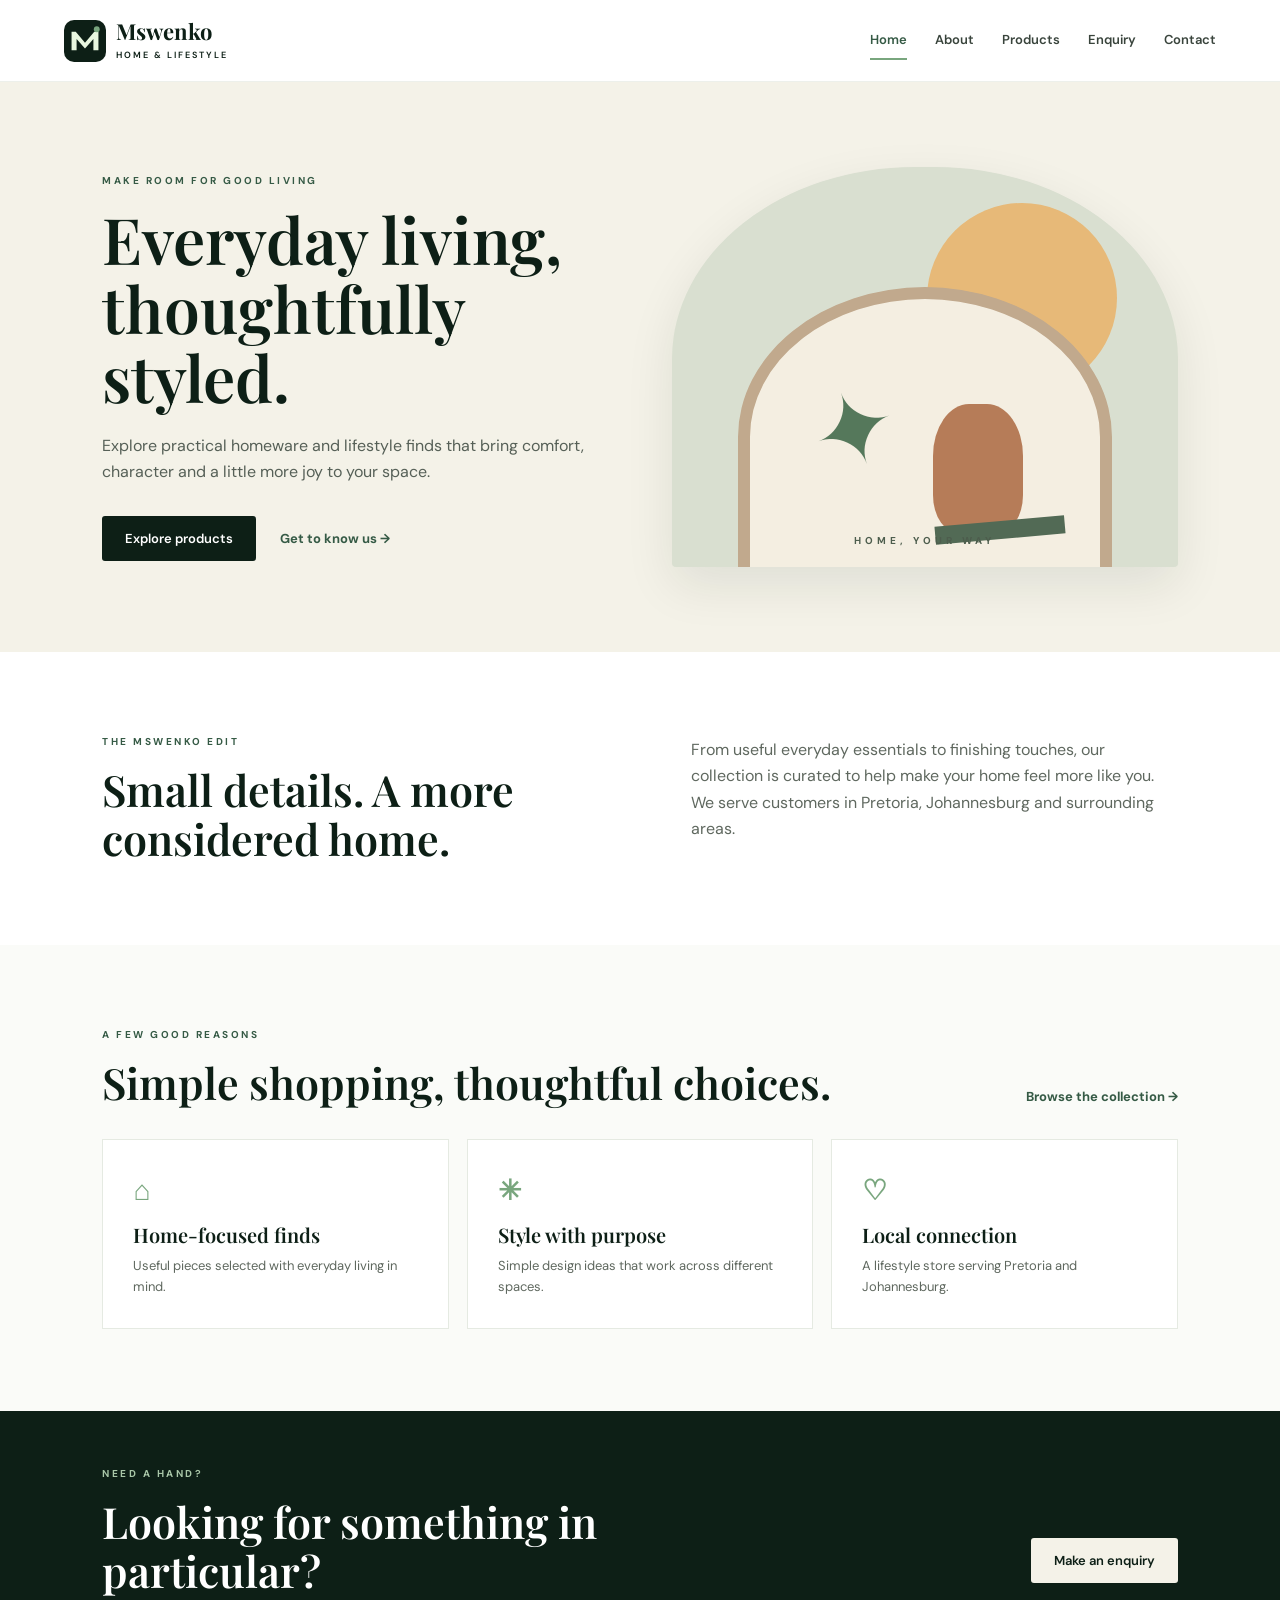
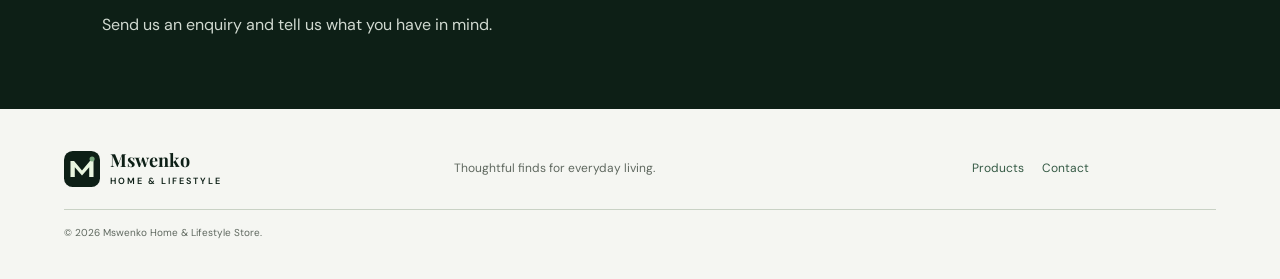
<file: index.html>
<!doctype html>
<html lang="en-ZA">
<head>
  <meta charset="utf-8">
  <meta name="viewport" content="width=device-width, initial-scale=1">
  <meta name="description" content="Discover homeware and lifestyle products at Mswenko Home & Lifestyle Store, serving Pretoria and Johannesburg.">
  <meta name="keywords" content="homeware Pretoria, lifestyle products Johannesburg, home decor South Africa, kitchen accessories, Mswenko">
  <meta name="author" content="Mswenko Home & Lifestyle Store">
  <meta name="theme-color" content="#0d1f16">
  <title>Mswenko Home & Lifestyle | Homeware & Lifestyle</title>
  <link rel="canonical" href="https://YOUR-PUBLISHED-DOMAIN.example/">
  <link rel="icon" href="images/logo.svg" type="image/svg+xml">
  <link rel="stylesheet" href="css/style.css">
</head>
<body>
  <a class="skip-link" href="#main">Skip to content</a>
  <header class="site-header">
    <a class="brand" href="index.html" aria-label="Mswenko Home and Lifestyle home">
      <img src="images/logo.svg" alt="" width="42" height="42">
      <span>Mswenko <small>HOME &amp; LIFESTYLE</small></span>
    </a>
    <button class="menu-toggle" aria-expanded="false" aria-controls="primary-nav" aria-label="Open navigation">☰</button>
    <nav id="primary-nav" class="primary-nav" aria-label="Main navigation">
      <a href="index.html" aria-current="page">Home</a><a href="about.html">About</a><a href="products.html">Products</a><a href="enquiry.html">Enquiry</a><a href="contact.html">Contact</a>
    </nav>
  </header>
  <main id="main">
    <section class="hero">
      <div class="hero-copy">
        <p class="eyebrow">MAKE ROOM FOR GOOD LIVING</p>
        <h1>Everyday living, thoughtfully styled.</h1>
        <p>Explore practical homeware and lifestyle finds that bring comfort, character and a little more joy to your space.</p>
        <div class="hero-actions"><a class="button" href="products.html">Explore products</a><a class="text-link" href="about.html">Get to know us →</a></div>
      </div>
      <div class="hero-art" role="img" aria-label="Warm, neutral-toned home interior illustration">
        <div class="sun"></div><div class="arch"><div class="plant">✦</div><div class="vase"></div><div class="book"></div></div>
        <span class="art-label">HOME, YOUR WAY</span>
      </div>
    </section>
    <section class="section intro-grid">
      <div><p class="eyebrow">THE MSWENKO EDIT</p><h2>Small details. A more considered home.</h2></div>
      <p>From useful everyday essentials to finishing touches, our collection is curated to help make your home feel more like you. We serve customers in Pretoria, Johannesburg and surrounding areas.</p>
    </section>
    <section class="section feature-section">
      <div class="section-heading"><div><p class="eyebrow">A FEW GOOD REASONS</p><h2>Simple shopping, thoughtful choices.</h2></div><a class="text-link" href="products.html">Browse the collection →</a></div>
      <div class="feature-grid">
        <article class="feature-card"><span class="feature-icon">⌂</span><h3>Home-focused finds</h3><p>Useful pieces selected with everyday living in mind.</p></article>
        <article class="feature-card"><span class="feature-icon">✳</span><h3>Style with purpose</h3><p>Simple design ideas that work across different spaces.</p></article>
        <article class="feature-card"><span class="feature-icon">♡</span><h3>Local connection</h3><p>A lifestyle store serving Pretoria and Johannesburg.</p></article>
      </div>
    </section>
    <section class="cta-band"><div><p class="eyebrow">NEED A HAND?</p><h2>Looking for something in particular?</h2><p>Send us an enquiry and tell us what you have in mind.</p></div><a class="button button-light" href="enquiry.html">Make an enquiry</a></section>
  </main>
  <footer class="site-footer"><a class="brand brand-footer" href="index.html"><img src="images/logo.svg" alt="" width="36" height="36"><span>Mswenko <small>HOME &amp; LIFESTYLE</small></span></a><p>Thoughtful finds for everyday living.</p><div class="footer-links"><a href="products.html">Products</a><a href="contact.html">Contact</a></div><small>© <span data-year></span> Mswenko Home &amp; Lifestyle Store.</small></footer>
  <script src="js/script.js" defer></script>
</body>
</html>
</file>
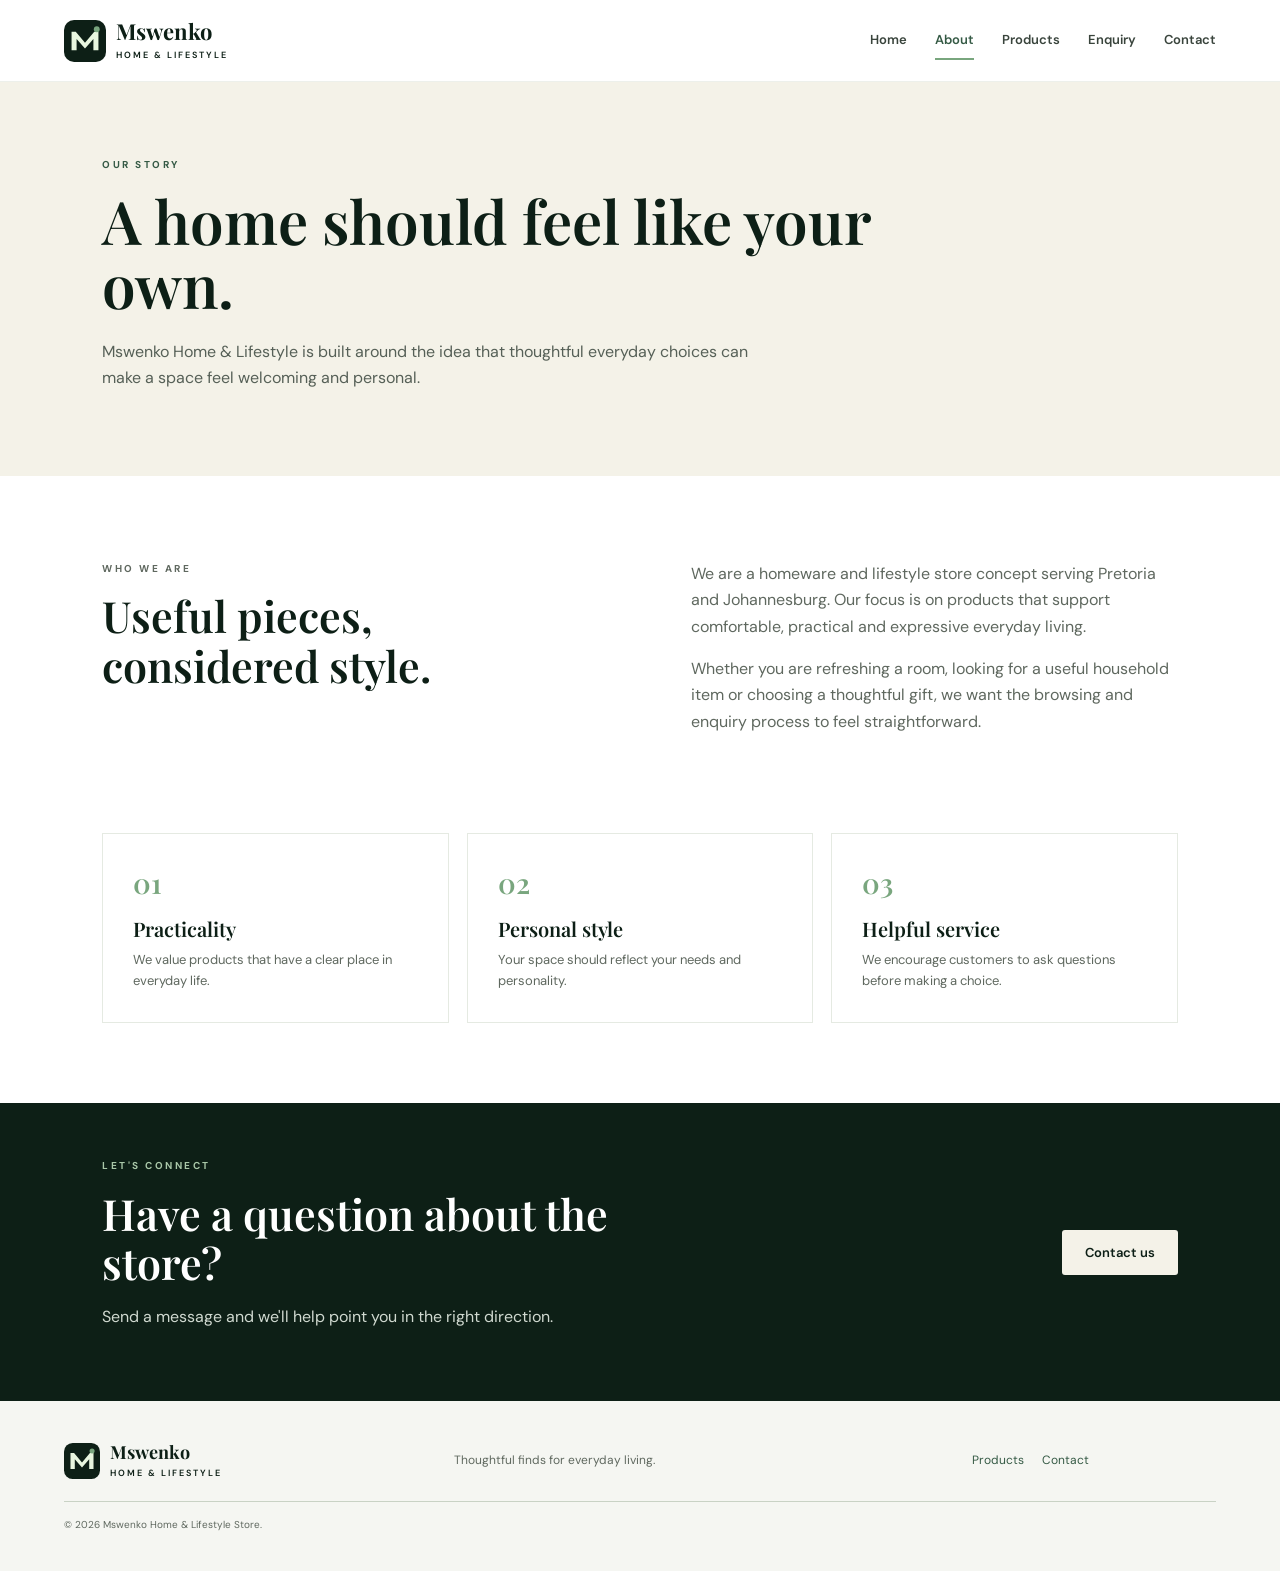
<file: about.html>
<!doctype html>
<html lang="en-ZA">
<head>
  <meta charset="utf-8"><meta name="viewport" content="width=device-width, initial-scale=1">
  <meta name="description" content="Learn about Mswenko Home & Lifestyle Store and our approach to practical, considered homeware in Pretoria and Johannesburg.">
  <meta name="keywords" content="about Mswenko, home lifestyle store South Africa, homeware Pretoria Johannesburg">
  <title>About Us | Mswenko Home & Lifestyle</title><link rel="canonical" href="https://YOUR-PUBLISHED-DOMAIN.example/about.html"><link rel="icon" href="images/logo.svg" type="image/svg+xml"><link rel="stylesheet" href="css/style.css">
</head>
<body><a class="skip-link" href="#main">Skip to content</a>
<header class="site-header"><a class="brand" href="index.html"><img src="images/logo.svg" alt="" width="42" height="42"><span>Mswenko <small>HOME &amp; LIFESTYLE</small></span></a><button class="menu-toggle" aria-expanded="false" aria-controls="primary-nav" aria-label="Open navigation">☰</button><nav id="primary-nav" class="primary-nav" aria-label="Main navigation"><a href="index.html">Home</a><a href="about.html" aria-current="page">About</a><a href="products.html">Products</a><a href="enquiry.html">Enquiry</a><a href="contact.html">Contact</a></nav></header>
<main id="main"><section class="page-hero"><p class="eyebrow">OUR STORY</p><h1>A home should feel like your own.</h1><p>Mswenko Home &amp; Lifestyle is built around the idea that thoughtful everyday choices can make a space feel welcoming and personal.</p></section>
<section class="section two-column"><div><p class="eyebrow">WHO WE ARE</p><h2>Useful pieces, considered style.</h2></div><div><p>We are a homeware and lifestyle store concept serving Pretoria and Johannesburg. Our focus is on products that support comfortable, practical and expressive everyday living.</p><p>Whether you are refreshing a room, looking for a useful household item or choosing a thoughtful gift, we want the browsing and enquiry process to feel straightforward.</p></div></section>
<section class="section values-grid"><article class="feature-card"><span class="feature-icon">01</span><h3>Practicality</h3><p>We value products that have a clear place in everyday life.</p></article><article class="feature-card"><span class="feature-icon">02</span><h3>Personal style</h3><p>Your space should reflect your needs and personality.</p></article><article class="feature-card"><span class="feature-icon">03</span><h3>Helpful service</h3><p>We encourage customers to ask questions before making a choice.</p></article></section>
<section class="cta-band"><div><p class="eyebrow">LET'S CONNECT</p><h2>Have a question about the store?</h2><p>Send a message and we'll help point you in the right direction.</p></div><a class="button button-light" href="contact.html">Contact us</a></section></main>
<footer class="site-footer"><a class="brand brand-footer" href="index.html"><img src="images/logo.svg" alt="" width="36" height="36"><span>Mswenko <small>HOME &amp; LIFESTYLE</small></span></a><p>Thoughtful finds for everyday living.</p><div class="footer-links"><a href="products.html">Products</a><a href="contact.html">Contact</a></div><small>© <span data-year></span> Mswenko Home &amp; Lifestyle Store.</small></footer><script src="js/script.js" defer></script></body></html>
</file>
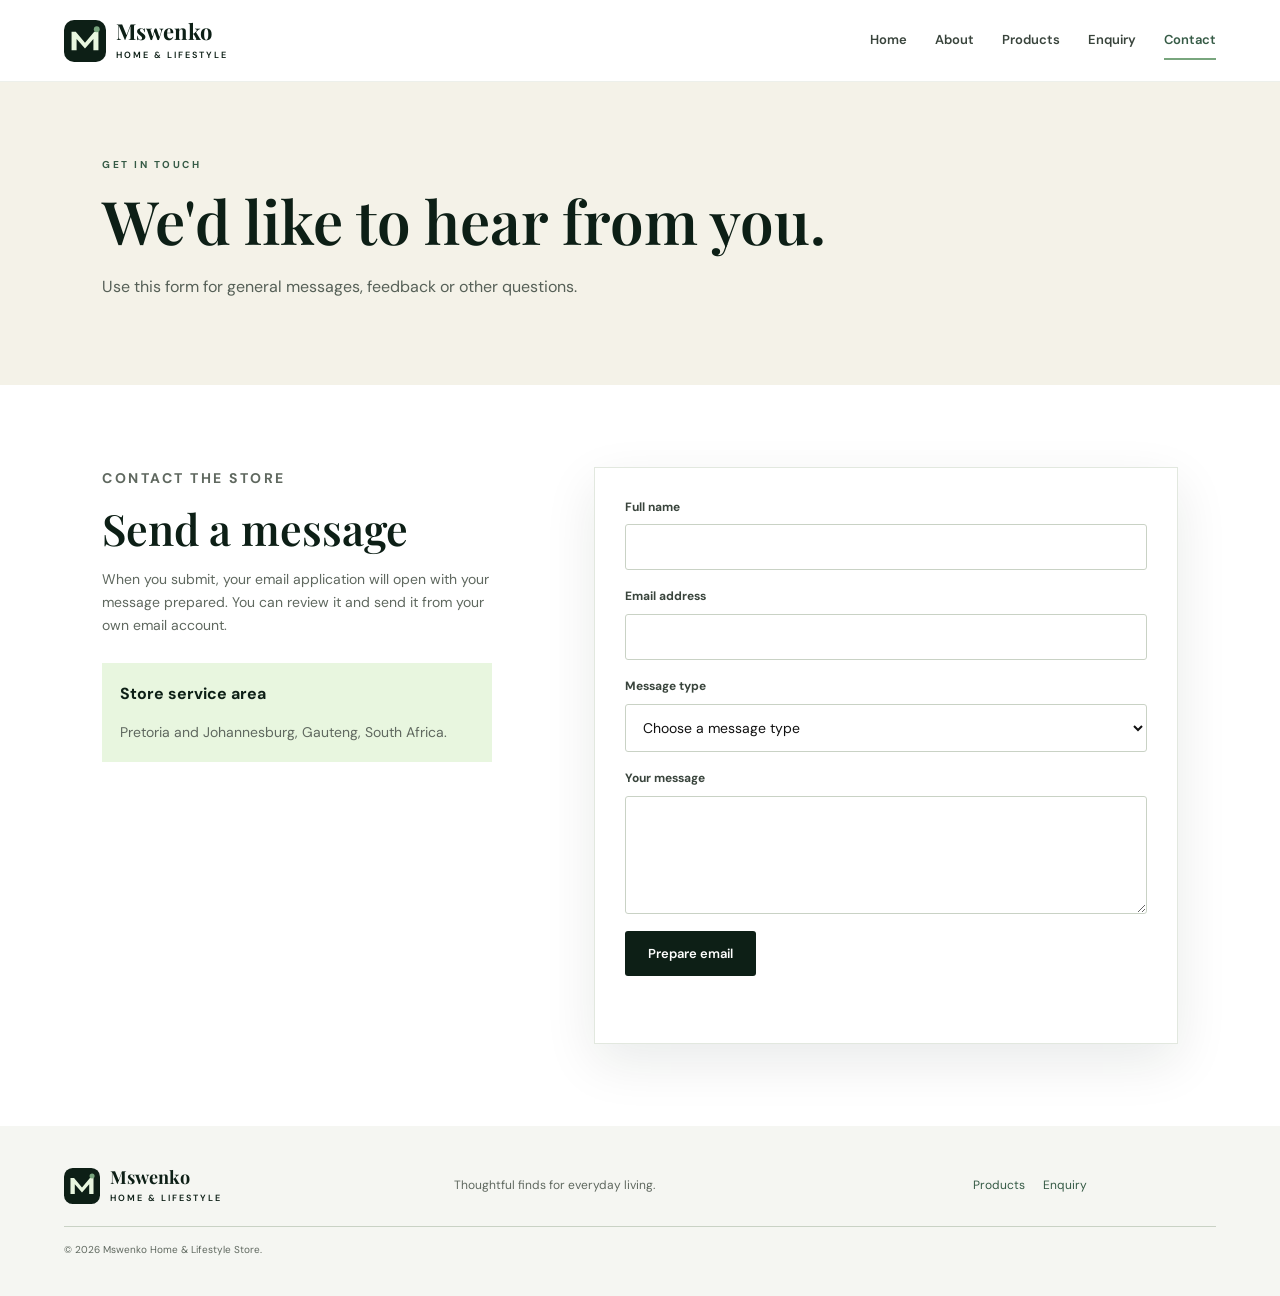
<file: contact.html>
<!doctype html>
<html lang="en-ZA"><head><meta charset="utf-8"><meta name="viewport" content="width=device-width, initial-scale=1"><meta name="description" content="Contact Mswenko Home & Lifestyle Store with a general question, feedback or partnership message."><title>Contact | Mswenko Home & Lifestyle</title><link rel="canonical" href="https://YOUR-PUBLISHED-DOMAIN.example/contact.html"><link rel="icon" href="images/logo.svg" type="image/svg+xml"><link rel="stylesheet" href="css/style.css"></head>
<body><a class="skip-link" href="#main">Skip to content</a><header class="site-header"><a class="brand" href="index.html"><img src="images/logo.svg" alt="" width="42" height="42"><span>Mswenko <small>HOME &amp; LIFESTYLE</small></span></a><button class="menu-toggle" aria-expanded="false" aria-controls="primary-nav" aria-label="Open navigation">☰</button><nav id="primary-nav" class="primary-nav" aria-label="Main navigation"><a href="index.html">Home</a><a href="about.html">About</a><a href="products.html">Products</a><a href="enquiry.html">Enquiry</a><a href="contact.html" aria-current="page">Contact</a></nav></header>
<main id="main"><section class="page-hero"><p class="eyebrow">GET IN TOUCH</p><h1>We'd like to hear from you.</h1><p>Use this form for general messages, feedback or other questions.</p></section>
<section class="section form-layout"><div><p class="eyebrow">CONTACT THE STORE</p><h2>Send a message</h2><p>When you submit, your email application will open with your message prepared. You can review it and send it from your own email account.</p><div class="note-card"><strong>Store service area</strong><p>Pretoria and Johannesburg, Gauteng, South Africa.</p></div></div>
<form id="contact-form" class="site-form" novalidate>
<label for="contact-name">Full name<input id="contact-name" name="name" autocomplete="name" required minlength="2"></label>
<label for="contact-email">Email address<input id="contact-email" name="email" type="email" autocomplete="email" required></label>
<label for="contact-type">Message type<select id="contact-type" name="type" required><option value="">Choose a message type</option><option>General question</option><option>Feedback</option><option>Product support</option><option>Partnership or sponsorship</option><option>Other</option></select></label>
<label for="contact-message">Your message<textarea id="contact-message" name="message" rows="5" required minlength="10"></textarea></label>
<button class="button" type="submit">Prepare email</button><p class="form-feedback" id="contact-feedback" role="status" aria-live="polite"></p>
</form></section></main>
<footer class="site-footer"><a class="brand brand-footer" href="index.html"><img src="images/logo.svg" alt="" width="36" height="36"><span>Mswenko <small>HOME &amp; LIFESTYLE</small></span></a><p>Thoughtful finds for everyday living.</p><div class="footer-links"><a href="products.html">Products</a><a href="enquiry.html">Enquiry</a></div><small>© <span data-year></span> Mswenko Home &amp; Lifestyle Store.</small></footer><script src="js/script.js" defer></script></body></html>
</file>
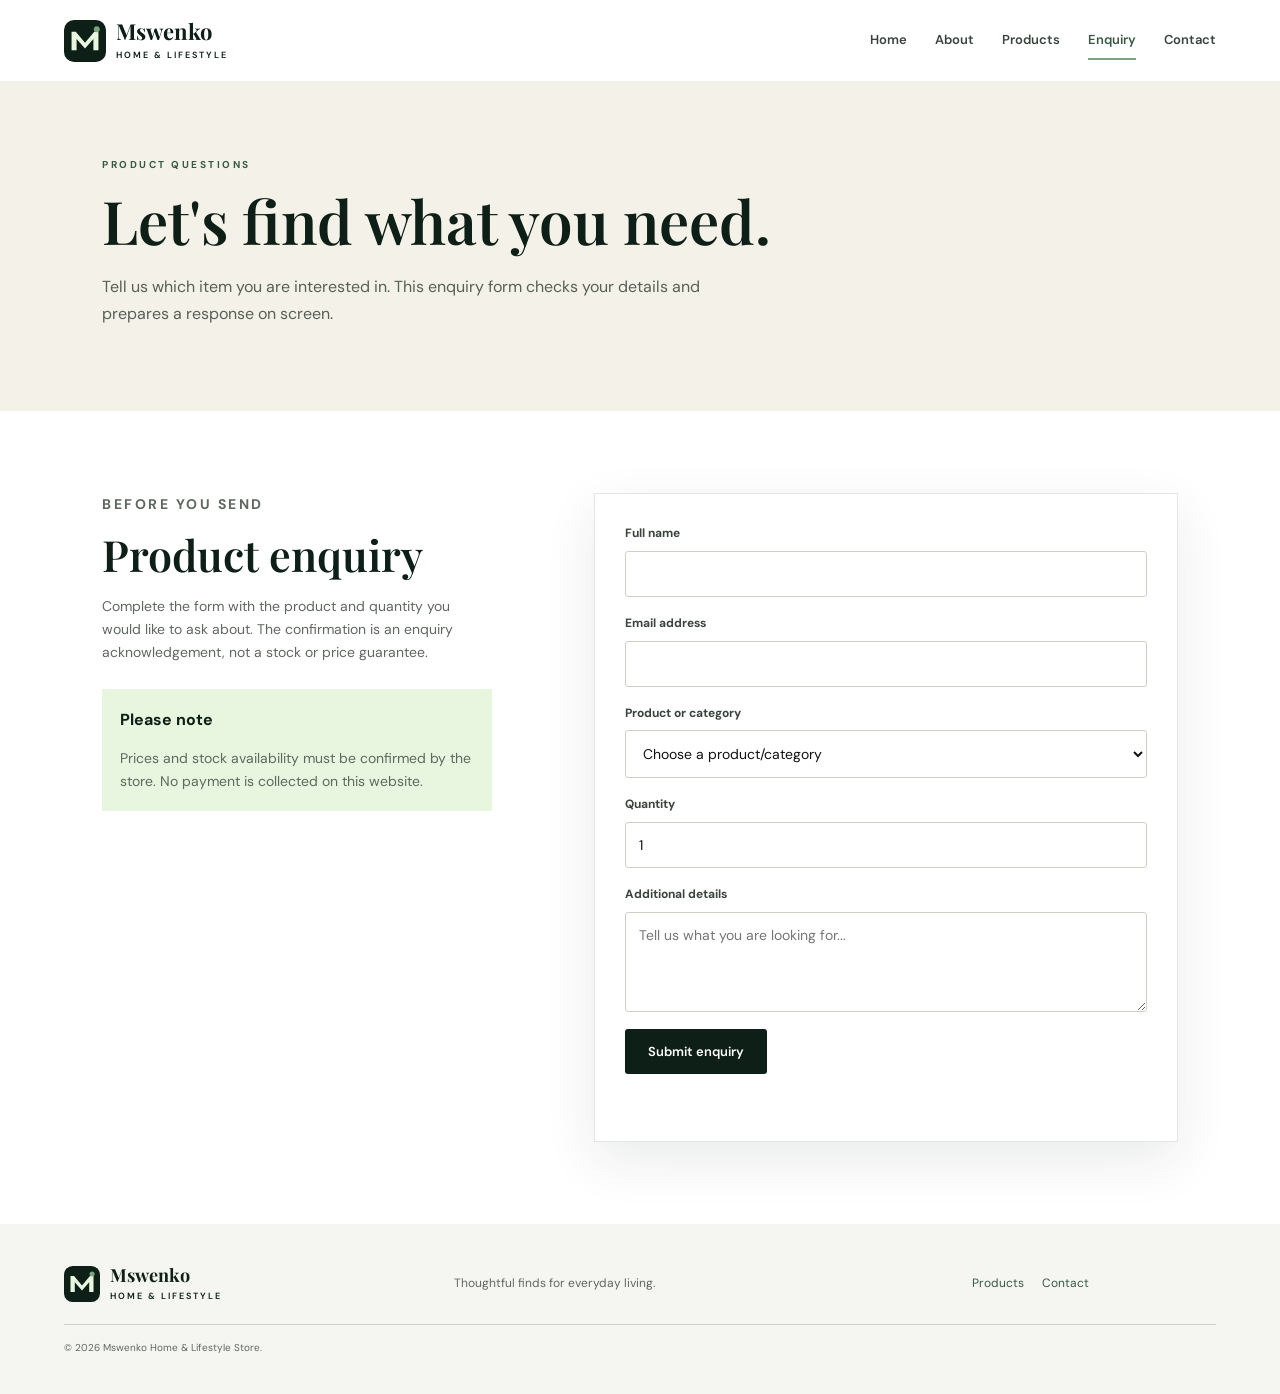
<file: enquiry.html>
<!doctype html>
<html lang="en-ZA"><head><meta charset="utf-8"><meta name="viewport" content="width=device-width, initial-scale=1"><meta name="description" content="Enquire about products and availability from Mswenko Home & Lifestyle Store in Pretoria and Johannesburg."><title>Product Enquiry | Mswenko Home & Lifestyle</title><link rel="canonical" href="https://YOUR-PUBLISHED-DOMAIN.example/enquiry.html"><link rel="icon" href="images/logo.svg" type="image/svg+xml"><link rel="stylesheet" href="css/style.css"></head>
<body><a class="skip-link" href="#main">Skip to content</a><header class="site-header"><a class="brand" href="index.html"><img src="images/logo.svg" alt="" width="42" height="42"><span>Mswenko <small>HOME &amp; LIFESTYLE</small></span></a><button class="menu-toggle" aria-expanded="false" aria-controls="primary-nav" aria-label="Open navigation">☰</button><nav id="primary-nav" class="primary-nav" aria-label="Main navigation"><a href="index.html">Home</a><a href="about.html">About</a><a href="products.html">Products</a><a href="enquiry.html" aria-current="page">Enquiry</a><a href="contact.html">Contact</a></nav></header>
<main id="main"><section class="page-hero"><p class="eyebrow">PRODUCT QUESTIONS</p><h1>Let's find what you need.</h1><p>Tell us which item you are interested in. This enquiry form checks your details and prepares a response on screen.</p></section>
<section class="section form-layout"><div><p class="eyebrow">BEFORE YOU SEND</p><h2>Product enquiry</h2><p>Complete the form with the product and quantity you would like to ask about. The confirmation is an enquiry acknowledgement, not a stock or price guarantee.</p><div class="note-card"><strong>Please note</strong><p>Prices and stock availability must be confirmed by the store. No payment is collected on this website.</p></div></div>
<form id="enquiry-form" class="site-form" novalidate>
<label for="enq-name">Full name<input id="enq-name" name="name" autocomplete="name" required minlength="2"></label>
<label for="enq-email">Email address<input id="enq-email" name="email" type="email" autocomplete="email" required></label>
<label for="enq-product">Product or category<select id="enq-product" name="product" required><option value="">Choose a product/category</option><option>Decor item</option><option>Kitchen accessory</option><option>Living room item</option><option>Other</option></select></label>
<label for="enq-quantity">Quantity<input id="enq-quantity" name="quantity" type="number" min="1" max="50" value="1" required></label>
<label for="enq-message">Additional details<textarea id="enq-message" name="message" rows="4" placeholder="Tell us what you are looking for..."></textarea></label>
<button class="button" type="submit">Submit enquiry</button><p class="form-feedback" id="enquiry-feedback" role="status" aria-live="polite"></p>
</form></section></main>
<footer class="site-footer"><a class="brand brand-footer" href="index.html"><img src="images/logo.svg" alt="" width="36" height="36"><span>Mswenko <small>HOME &amp; LIFESTYLE</small></span></a><p>Thoughtful finds for everyday living.</p><div class="footer-links"><a href="products.html">Products</a><a href="contact.html">Contact</a></div><small>© <span data-year></span> Mswenko Home &amp; Lifestyle Store.</small></footer><script src="js/script.js" defer></script></body></html>
</file>
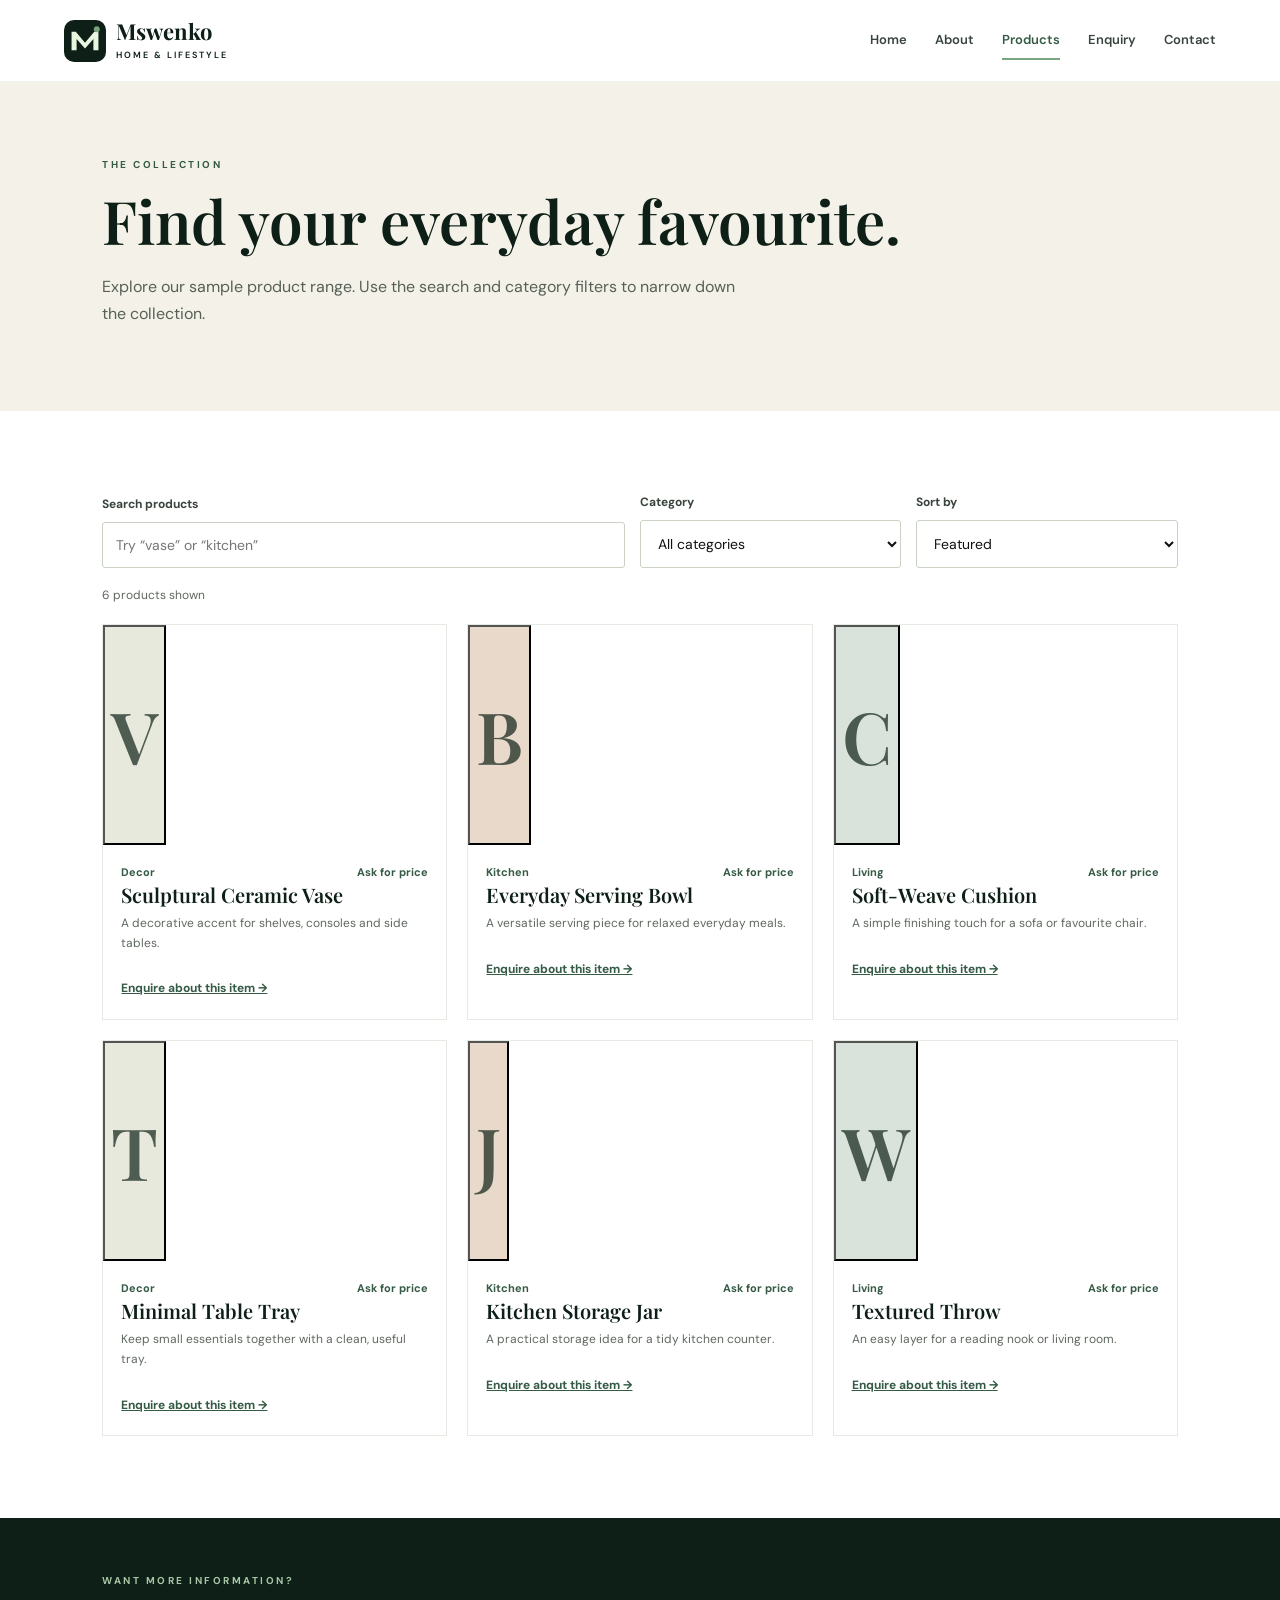
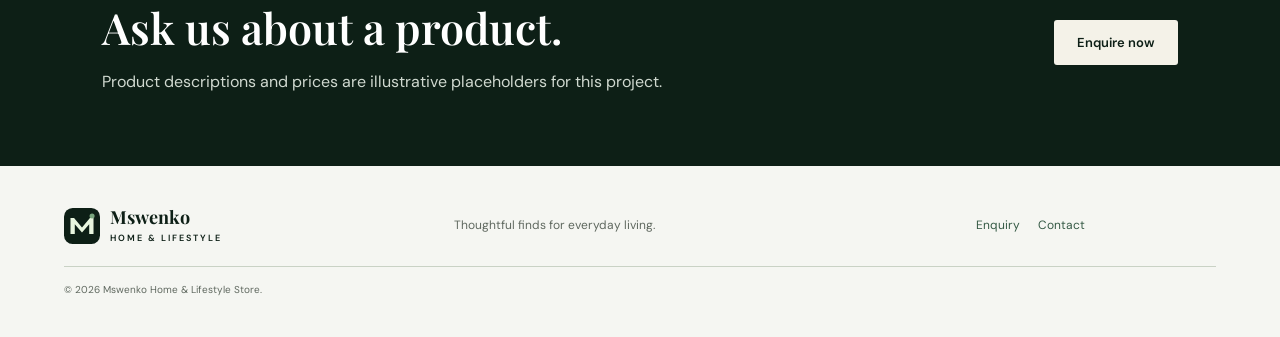
<file: products.html>
<!doctype html>
<html lang="en-ZA">
<head>
<meta charset="utf-8"><meta name="viewport" content="width=device-width, initial-scale=1">
<meta name="description" content="Browse the Mswenko Home & Lifestyle sample collection, including decor, kitchen and everyday living products.">
<meta name="keywords" content="home decor, kitchen accessories, lifestyle products, homeware South Africa">
<title>Products | Mswenko Home & Lifestyle</title><link rel="canonical" href="https://YOUR-PUBLISHED-DOMAIN.example/products.html"><link rel="icon" href="images/logo.svg" type="image/svg+xml"><link rel="stylesheet" href="css/style.css">
</head>
<body><a class="skip-link" href="#main">Skip to content</a><header class="site-header"><a class="brand" href="index.html"><img src="images/logo.svg" alt="" width="42" height="42"><span>Mswenko <small>HOME &amp; LIFESTYLE</small></span></a><button class="menu-toggle" aria-expanded="false" aria-controls="primary-nav" aria-label="Open navigation">☰</button><nav id="primary-nav" class="primary-nav" aria-label="Main navigation"><a href="index.html">Home</a><a href="about.html">About</a><a href="products.html" aria-current="page">Products</a><a href="enquiry.html">Enquiry</a><a href="contact.html">Contact</a></nav></header>
<main id="main"><section class="page-hero"><p class="eyebrow">THE COLLECTION</p><h1>Find your everyday favourite.</h1><p>Explore our sample product range. Use the search and category filters to narrow down the collection.</p></section>
<section class="section"><div class="catalogue-tools"><label class="search-label" for="product-search">Search products<input id="product-search" type="search" placeholder="Try “vase” or “kitchen”"></label><label for="category-filter">Category<select id="category-filter"><option value="all">All categories</option><option value="Decor">Decor</option><option value="Kitchen">Kitchen</option><option value="Living">Living</option></select></label><label for="sort-products">Sort by<select id="sort-products"><option value="default">Featured</option><option value="name">Name (A–Z)</option></select></label></div><p id="result-count" class="result-count" aria-live="polite"></p><div id="product-grid" class="product-grid" aria-live="polite"></div><noscript><p>Enable JavaScript to use product search and filters.</p></noscript></section>
<section class="cta-band"><div><p class="eyebrow">WANT MORE INFORMATION?</p><h2>Ask us about a product.</h2><p>Product descriptions and prices are illustrative placeholders for this project.</p></div><a class="button button-light" href="enquiry.html">Enquire now</a></section></main>
<div class="lightbox" id="lightbox" role="dialog" aria-modal="true" aria-label="Product image preview" hidden><button class="lightbox-close" aria-label="Close image preview">×</button><div class="lightbox-content" id="lightbox-content"></div></div>
<footer class="site-footer"><a class="brand brand-footer" href="index.html"><img src="images/logo.svg" alt="" width="36" height="36"><span>Mswenko <small>HOME &amp; LIFESTYLE</small></span></a><p>Thoughtful finds for everyday living.</p><div class="footer-links"><a href="enquiry.html">Enquiry</a><a href="contact.html">Contact</a></div><small>© <span data-year></span> Mswenko Home &amp; Lifestyle Store.</small></footer><script src="js/script.js" defer></script></body></html>
</file>
<file: css/style.css>
@import url('https://fonts.googleapis.com/css2?family=DM+Sans:wght@400;500;600;700&family=Playfair+Display:wght@500;600;700&display=swap');
:root{--ink:#111;--green-900:#0d1f16;--green-700:#355a45;--green-500:#79a67e;--green-100:#e8f6df;--cream:#f4f2e8;--white:#fff;--muted:#5f685f;--border:#c9d2c5;--shadow:0 18px 50px rgba(13,31,22,.09)}
*{box-sizing:border-box}html{scroll-behavior:smooth}body{margin:0;background:#fff;color:var(--ink);font-family:'DM Sans',Arial,sans-serif;line-height:1.65}a{color:inherit}img{max-width:100%;display:block}.skip-link{position:absolute;left:-999px;top:0;background:#fff;padding:10px;z-index:99}.skip-link:focus{left:10px}.site-header{height:auto;min-height:82px;padding:14px max(5vw,22px);display:flex;align-items:center;justify-content:space-between;gap:25px;background:rgba(255,255,255,.96);border-bottom:1px solid #edf0eb;position:sticky;top:0;z-index:20;backdrop-filter:blur(12px)}.brand{display:flex;align-items:center;gap:10px;text-decoration:none;color:var(--green-900);font-family:'Playfair Display',serif;font-size:22px;font-weight:700;line-height:1.05}.brand small{display:block;font:600 9px 'DM Sans',sans-serif;letter-spacing:2px;margin-top:5px}.primary-nav{display:flex;gap:28px;align-items:center}.primary-nav a{text-decoration:none;font-size:13px;font-weight:600;color:#39443c;padding:8px 0;border-bottom:2px solid transparent}.primary-nav a:hover,.primary-nav a[aria-current=page]{color:var(--green-700);border-color:var(--green-500)}.menu-toggle{display:none;border:1px solid var(--border);background:white;border-radius:9px;padding:8px 12px;font-size:20px}.hero{min-height:570px;background:var(--cream);display:grid;grid-template-columns:1fr 1fr;align-items:center;padding:70px max(8vw,25px);gap:5vw;overflow:hidden}.hero-copy{max-width:560px}.eyebrow{font-size:10px;letter-spacing:2.5px;font-weight:700;color:var(--green-700);margin:0 0 14px}.hero h1,.page-hero h1{font:600 clamp(42px,5vw,68px)/1.08 'Playfair Display',Georgia,serif;color:var(--green-900);margin:0 0 22px}.hero-copy>p:not(.eyebrow),.page-hero>p:not(.eyebrow){max-width:520px;color:#566057;font-size:16px}.hero-actions{display:flex;align-items:center;gap:24px;margin-top:30px}.button{display:inline-flex;align-items:center;justify-content:center;border:0;border-radius:3px;background:var(--green-900);color:white;text-decoration:none;padding:14px 23px;font:600 13px 'DM Sans',sans-serif;cursor:pointer;transition:transform .2s,background .2s}.button:hover{background:var(--green-700);transform:translateY(-2px)}.text-link{font-size:13px;font-weight:700;color:var(--green-700);text-decoration:none}.hero-art{height:400px;max-width:520px;width:100%;justify-self:center;position:relative;background:#d9dfd0;border-radius:48% 48% 4px 4px;overflow:hidden;box-shadow:var(--shadow)}.sun{position:absolute;width:190px;height:190px;border-radius:50%;background:#e7b978;right:12%;top:9%}.arch{position:absolute;bottom:-20px;left:13%;width:74%;height:75%;border-radius:50% 50% 0 0;background:#f4eee1;border:12px solid #c1a98d}.plant{position:absolute;left:18%;top:18%;font-size:100px;color:#55785b;transform:rotate(-20deg)}.vase{position:absolute;right:22%;bottom:15%;width:90px;height:130px;background:#b67c58;border-radius:40% 40% 30% 30%}.book{position:absolute;right:10%;bottom:13%;width:130px;height:18px;background:#526a55;transform:rotate(-5deg)}.art-label{position:absolute;bottom:18px;left:0;right:0;text-align:center;font-size:10px;letter-spacing:4px;font-weight:700;color:#4d5d4d}.section{padding:82px max(8vw,25px)}.intro-grid,.two-column{display:grid;grid-template-columns:1fr 1fr;gap:8vw;align-items:start}.section h2,.cta-band h2,.two-column h2{font:600 clamp(30px,3.4vw,43px)/1.15 'Playfair Display',Georgia,serif;color:var(--green-900);margin:0}.intro-grid>p,.two-column p{color:var(--muted);margin-top:3px}.feature-section{background:#fafbf8}.section-heading{display:flex;justify-content:space-between;align-items:end;gap:25px;margin-bottom:32px}.feature-grid,.values-grid{display:grid;grid-template-columns:repeat(3,1fr);gap:18px}.feature-card{background:white;border:1px solid #e5eae2;padding:30px;min-height:190px;transition:transform .25s,box-shadow .25s}.feature-card:hover{transform:translateY(-5px);box-shadow:var(--shadow)}.feature-icon{font:600 28px 'Playfair Display',serif;color:var(--green-500)}.feature-card h3{font:600 20px 'Playfair Display',serif;color:var(--green-900);margin:12px 0 7px}.feature-card p{font-size:13px;color:var(--muted);margin:0}.cta-band{background:var(--green-900);color:white;padding:55px max(8vw,25px);display:flex;align-items:center;justify-content:space-between;gap:30px}.cta-band h2{color:white;max-width:600px}.cta-band p:not(.eyebrow){color:#d0d9d0}.cta-band .eyebrow{color:#a9c7a8}.button-light{background:#f4f2e8;color:var(--green-900);white-space:nowrap}.button-light:hover{background:white;color:var(--green-900)}.site-footer{padding:38px max(5vw,22px);display:grid;grid-template-columns:1fr 1fr 1fr;gap:18px;align-items:center;background:#f5f6f2;color:var(--muted);font-size:12px}.brand-footer{font-size:18px;color:var(--green-900)}.brand-footer img{width:36px}.footer-links{display:flex;gap:18px;justify-content:center}.footer-links a{color:var(--green-700);text-decoration:none}.site-footer>small{grid-column:1/-1;border-top:1px solid var(--border);padding-top:15px}.page-hero{background:var(--cream);padding:75px max(8vw,25px) 68px}.page-hero h1{max-width:800px;font-size:clamp(40px,5vw,60px)}.page-hero>p:not(.eyebrow){max-width:650px}.values-grid{padding:0 max(8vw,25px) 80px}.catalogue-tools{display:grid;grid-template-columns:2fr 1fr 1fr;gap:15px;align-items:end}.catalogue-tools label,.site-form label{display:grid;gap:7px;font-size:12px;font-weight:700;color:#39443c}.catalogue-tools input,.catalogue-tools select,.site-form input,.site-form select,.site-form textarea{width:100%;border:1px solid var(--border);border-radius:3px;background:#fff;padding:13px;font:14px 'DM Sans',sans-serif;color:var(--ink)}.catalogue-tools input:focus,.catalogue-tools select:focus,.site-form input:focus,.site-form select:focus,.site-form textarea:focus{outline:2px solid #9bbd9b;outline-offset:1px}.result-count{font-size:12px;color:var(--muted);margin:18px 0}.product-grid{display:grid;grid-template-columns:repeat(3,1fr);gap:20px}.product-card{border:1px solid #e5eae2;background:white;overflow:hidden}.product-visual{height:220px;display:grid;place-items:center;position:relative;cursor:zoom-in}.product-visual span{font:600 72px 'Playfair Display',serif;color:rgba(13,31,22,.7)}.product-card:nth-child(3n+1) .product-visual{background:#e7e9dc}.product-card:nth-child(3n+2) .product-visual{background:#e9d9ca}.product-card:nth-child(3n) .product-visual{background:#d9e3dc}.product-info{padding:18px}.product-info h3{font:600 20px 'Playfair Display',serif;color:var(--green-900);margin:0}.product-info p{font-size:12px;color:var(--muted);margin:6px 0 12px}.product-meta{display:flex;justify-content:space-between;align-items:center;font-size:11px;color:var(--green-700);font-weight:700}.product-info a{display:inline-block;margin-top:14px;font-size:12px;font-weight:700;color:var(--green-700)}.form-layout{display:grid;grid-template-columns:.8fr 1.2fr;gap:8vw;align-items:start}.form-layout h2{margin-bottom:15px}.form-layout p{color:var(--muted);font-size:14px}.site-form{display:grid;gap:17px;padding:30px;border:1px solid #e2e8df;box-shadow:var(--shadow)}.site-form textarea{resize:vertical}.site-form .button{justify-self:start}.form-feedback{font-size:13px;margin:0;min-height:20px}.form-feedback.success{color:#24613a}.form-feedback.error{color:#a12d2d}.note-card{background:var(--green-100);padding:18px;margin-top:25px;color:var(--green-900)}.note-card p{margin-bottom:0}.lightbox{position:fixed;inset:0;background:rgba(7,18,12,.88);z-index:50;display:grid;place-items:center;padding:25px}.lightbox[hidden]{display:none}.lightbox-close{position:absolute;top:20px;right:25px;color:white;background:transparent;border:0;font-size:42px;cursor:pointer}.lightbox-content{color:white;text-align:center;font:600 40px 'Playfair Display',serif}.lightbox-content .product-visual{width:min(80vw,600px);height:min(65vh,450px);cursor:default;border-radius:4px}.no-results{grid-column:1/-1;padding:35px;text-align:center;background:#f5f6f2;color:var(--muted)}.fade-in{animation:fadeUp .65s both}@keyframes fadeUp{from{opacity:0;transform:translateY(12px)}to{opacity:1;transform:translateY(0)}}@media(max-width:760px){.site-header{min-height:70px}.menu-toggle{display:block}.primary-nav{display:none;position:absolute;top:100%;left:0;right:0;background:white;padding:15px 24px 22px;box-shadow:var(--shadow);flex-direction:column;align-items:stretch;gap:8px}.primary-nav.open{display:flex}.primary-nav a{padding:9px 0}.hero{grid-template-columns:1fr;padding-top:55px;gap:35px}.hero-art{height:300px;max-width:420px}.intro-grid,.two-column,.form-layout{grid-template-columns:1fr;gap:25px}.feature-grid,.values-grid,.product-grid{grid-template-columns:1fr 1fr}.section-heading,.cta-band{align-items:flex-start;flex-direction:column}.catalogue-tools{grid-template-columns:1fr 1fr}.catalogue-tools label:first-child{grid-column:1/-1}.site-footer{grid-template-columns:1fr 1fr}.site-footer>p{grid-column:1/-1;grid-row:2}.footer-links{justify-content:flex-end}.site-footer>small{grid-column:1/-1}}@media(max-width:480px){.feature-grid,.values-grid,.product-grid{grid-template-columns:1fr}.catalogue-tools{grid-template-columns:1fr}.catalogue-tools label:first-child{grid-column:auto}.hero h1{font-size:43px}.section{padding-top:58px;padding-bottom:58px}.site-form{padding:20px}.site-footer{grid-template-columns:1fr}.site-footer>p,.footer-links{grid-column:auto;grid-row:auto;justify-content:flex-start}}
</file>
